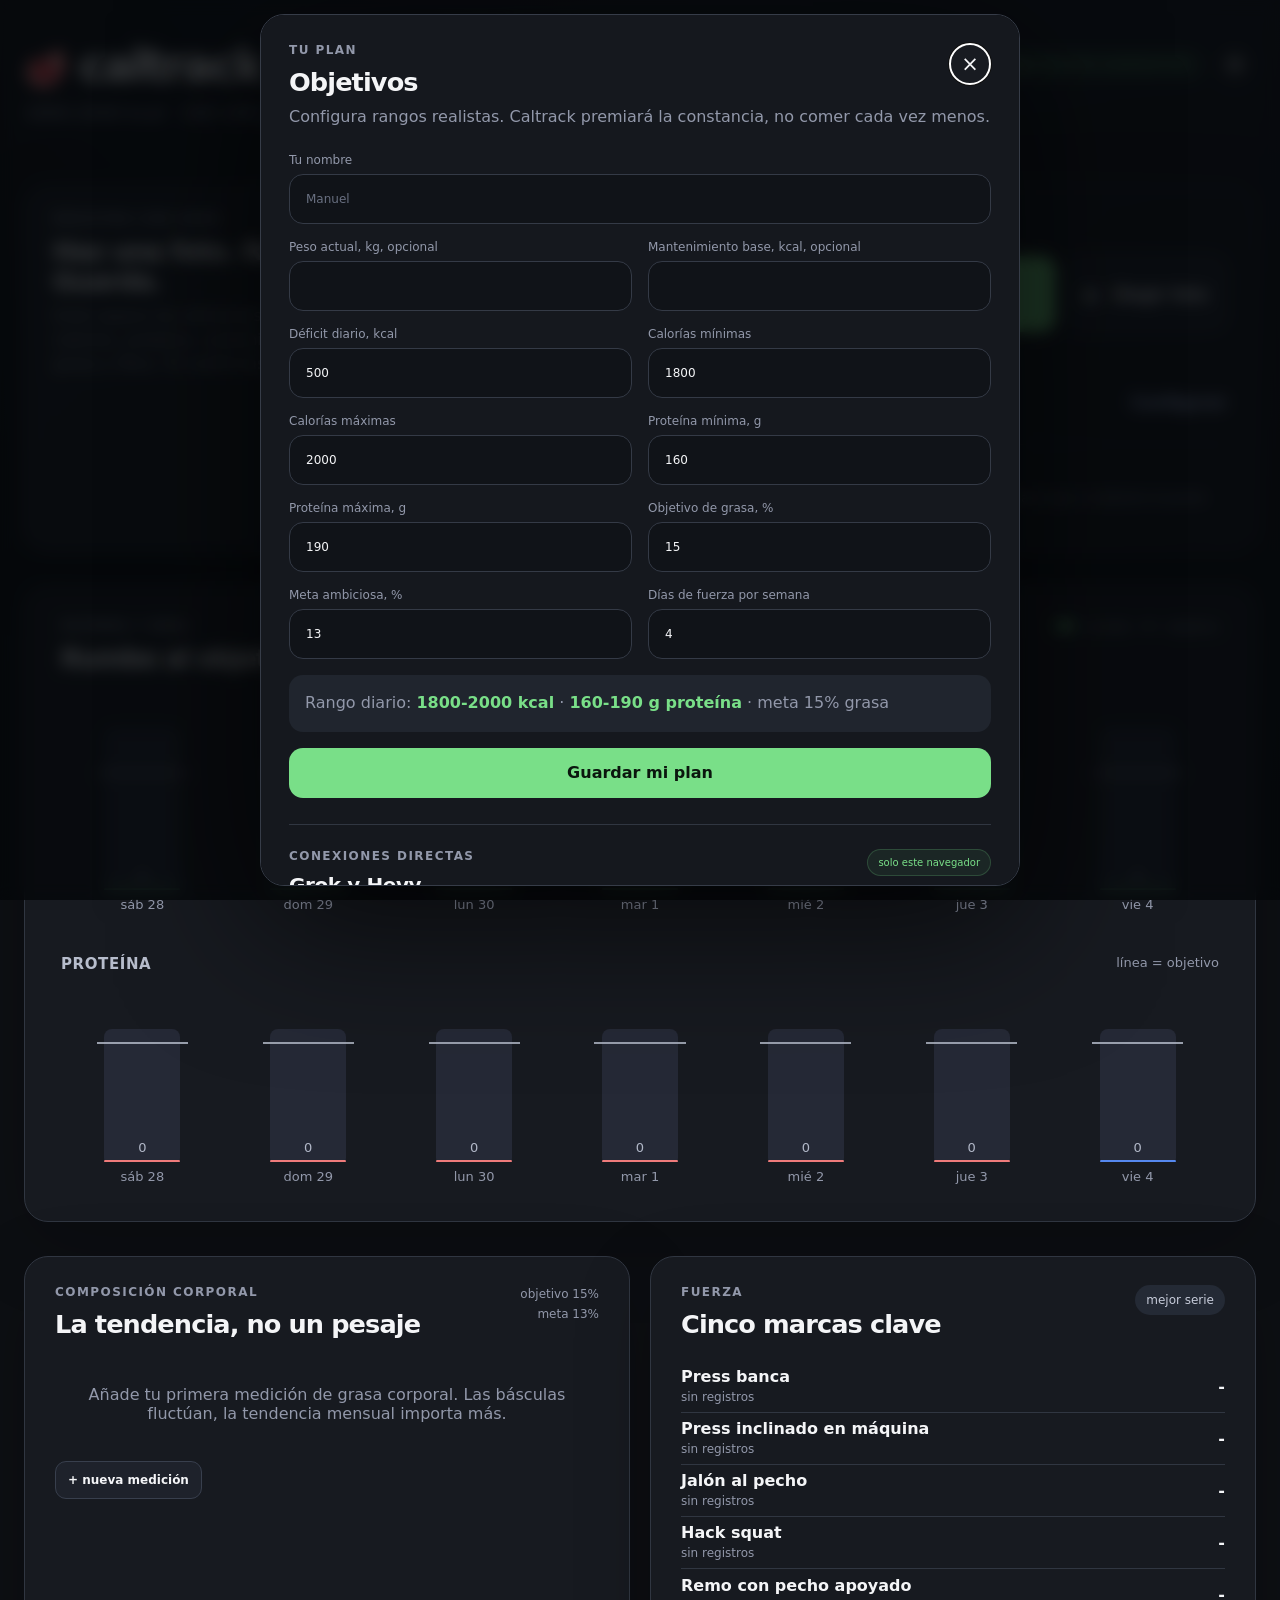
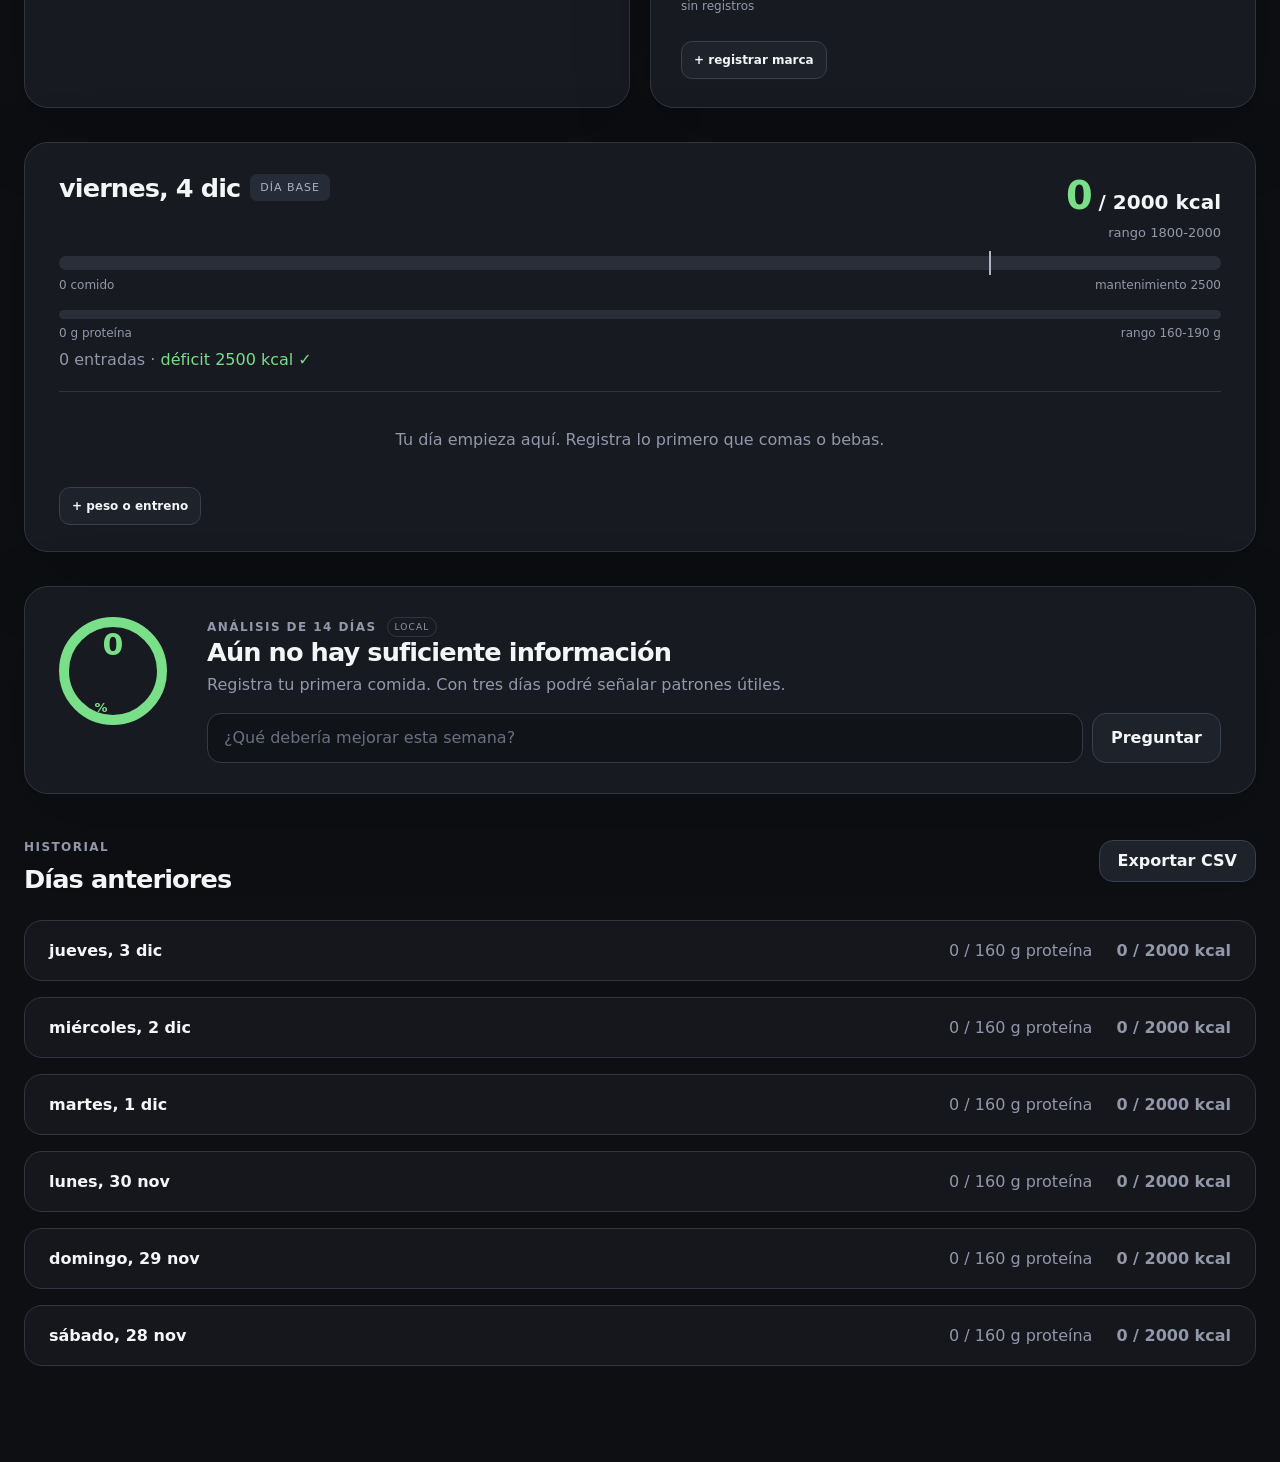
<file: caltrack/static/index.html>
<!doctype html>
<html lang="es">
<head>
  <meta charset="utf-8">
  <meta name="viewport" content="width=device-width,initial-scale=1,viewport-fit=cover">
  <meta name="theme-color" content="#0d0f13">
  <meta name="referrer" content="no-referrer">
  <meta http-equiv="Content-Security-Policy" content="default-src 'self'; script-src 'self'; style-src 'self' 'unsafe-inline'; img-src 'self' data: blob:; connect-src 'self' https://api.x.ai https://api.hevyapp.com; object-src 'none'; base-uri 'none'; form-action 'self'">
  <title>Caltrack</title>
  <link rel="icon" href="icon.svg" type="image/svg+xml">
  <link rel="apple-touch-icon" href="apple-touch-icon.png">
  <link rel="manifest" href="manifest.webmanifest">
  <link rel="stylesheet" href="styles.css">
</head>
<body>
  <div class="shell">
    <header class="topbar">
      <div>
        <h1><span class="mark" aria-hidden="true">🥩</span> caltrack</h1>
        <p id="goalLine" class="muted">Tu déficit, claro y sin ruido</p>
      </div>
      <div class="top-actions">
        <button class="install-button" id="installButton" hidden>Instalar</button>
        <span id="syncState" class="sync-state">en este dispositivo</span>
        <button class="icon-button" id="settingsButton" aria-label="Ajustes" title="Ajustes">⚙︎</button>
      </div>
    </header>

    <main>
      <section class="composer capture-card card" aria-labelledby="logTitle">
        <div class="composer-copy">
          <p class="eyebrow">REGISTRO CON GROK</p>
          <h2 id="logTitle">Haz una foto. Revisa. Guarda.</h2>
          <p>Grok separa los alimentos y estima calorías, proteína, carbohidratos, grasa y fibra. Tú confirmas cada valor.</p>
        </div>
        <div class="capture-actions">
          <button class="camera-button primary" id="cameraButton" type="button"><span class="camera-icon" aria-hidden="true">◎</span><span><strong>Fotografiar comida</strong><small>Abrir cámara</small></span></button>
          <button class="library-button secondary" id="libraryButton" type="button"><span aria-hidden="true">▧</span><span>Elegir foto</span></button>
        </div>
        <div class="connection-line"><span id="grokCaptureState" class="connection-dot">Grok sin conectar</span><button class="text-button" id="openConnectionsButton" type="button">Configurar</button></div>
        <div id="assumption" class="assumption" hidden></div>
        <details class="manual-entry quick-entry">
          <summary>Registrar por texto o macros exactos</summary>
          <form id="quickAddForm" class="quick-add">
            <label class="sr-only" for="quickAddInput">Alimento</label>
            <input id="quickAddInput" autocomplete="off" placeholder="200 g pollo, o lasaña 420 kcal 24 g proteína" required>
            <button class="primary" type="submit"><span>Registrar</span><kbd>↵</kbd></button>
          </form>
          <p class="quick-hint">Prueba <button class="text-example" data-example="comida 200 g pollo">“comida 200 g pollo”</button>.</p>
          <form id="manualForm" class="field-grid">
            <label>Nombre<input name="name" required placeholder="Lasaña casera"></label>
            <label>Comida<select name="meal"><option value="">Sin categoría</option><option value="breakfast">Desayuno</option><option value="lunch">Comida</option><option value="snack">Merienda</option><option value="dinner">Cena</option></select></label>
            <label>Calorías<input name="calories" type="number" min="0" step="1" required></label>
            <label>Proteína, g<input name="protein_g" type="number" min="0" step="0.1" required></label>
            <button class="secondary" type="submit">Guardar exacto</button>
          </form>
        </details>
        <p class="native-health-note"><strong>Hevy funciona directamente en esta web.</strong> Apple Salud no da acceso a Safari, así que el peso se añade aquí o mediante el puente nativo opcional.</p>
      </section>

      <section class="weekly card" aria-labelledby="weekTitle">
        <div class="section-head">
          <div><p class="eyebrow">ÚLTIMOS 7 DÍAS</p><h2 id="weekTitle">Rumbo al objetivo</h2></div>
          <p class="legend"><i class="legend-eaten"></i> comido <i class="legend-target"></i> objetivo</p>
        </div>
        <div id="calorieChart" class="chart" aria-label="Gráfico de calorías"></div>
        <div class="chart-label-row"><h3>PROTEÍNA</h3><span>línea = objetivo</span></div>
        <div id="proteinChart" class="chart protein-chart" aria-label="Gráfico de proteína"></div>
      </section>

      <section class="progress-grid" aria-label="Progreso físico">
        <article id="bodyCard" class="metric-card card" aria-live="polite"></article>
        <article id="strengthCard" class="metric-card card" aria-live="polite"></article>
      </section>

      <section id="todayCard" class="day-card card" aria-live="polite"></section>

      <section class="coach card" aria-labelledby="coachTitle">
        <div class="coach-score" id="coachScore">0</div>
        <div class="coach-body">
          <div class="coach-kicker"><p class="eyebrow">ANÁLISIS DE 14 DÍAS</p><span id="coachMode" class="ai-mode">LOCAL</span></div>
          <h2 id="coachTitle">Tu progreso, basado en tus datos</h2>
          <p id="coachSummary" class="muted"></p>
          <ul id="coachObservations"></ul>
          <form id="askForm" class="ask-form">
            <label class="sr-only" for="askInput">Pregunta sobre tu progreso</label>
            <input id="askInput" placeholder="¿Qué debería mejorar esta semana?" required>
            <button class="secondary" type="submit">Preguntar</button>
          </form>
          <p id="answer" class="answer" hidden></p>
        </div>
      </section>

      <section class="history-section">
        <div class="section-head history-head">
          <div><p class="eyebrow">HISTORIAL</p><h2>Días anteriores</h2></div>
          <a class="secondary download" href="/api/export.csv" id="exportLink">Exportar CSV</a>
        </div>
        <div id="history" class="history"></div>
      </section>
    </main>
  </div>

  <div id="toast" class="toast" role="status" hidden></div>

  <dialog id="settingsDialog" class="dialog settings-dialog">
    <form method="dialog" class="dialog-head"><div><p class="eyebrow">TU PLAN</p><h2>Objetivos</h2></div><button class="icon-button" value="cancel" aria-label="Cerrar">×</button></form>
    <p class="muted dialog-intro">Configura rangos realistas. Caltrack premiará la constancia, no comer cada vez menos.</p>
    <form id="settingsForm" class="settings-form">
      <label>Tu nombre<input name="name" autocomplete="name" placeholder="Manuel"></label>
      <label>Peso actual, kg, opcional<input name="weight_kg" type="number" min="35" max="250" step="0.1"></label>
      <label>Mantenimiento base, kcal, opcional<input name="maintenance_kcal" type="number" min="1200" max="6000" step="10"></label>
      <label>Déficit diario, kcal<input name="deficit_kcal" type="number" min="100" max="1000" step="50" required></label>
      <label>Calorías mínimas<input name="calorie_goal_min" type="number" min="1000" max="6000" step="50" required></label>
      <label>Calorías máximas<input name="calorie_goal_max" type="number" min="1000" max="6000" step="50" required></label>
      <label>Proteína mínima, g<input name="protein_goal_min" type="number" min="40" max="400" step="5" required></label>
      <label>Proteína máxima, g<input name="protein_goal_max" type="number" min="40" max="400" step="5" required></label>
      <label>Objetivo de grasa, %<input name="body_fat_goal" type="number" min="5" max="50" step="0.5" required></label>
      <label>Meta ambiciosa, %<input name="body_fat_stretch_goal" type="number" min="5" max="50" step="0.5" required></label>
      <label>Días de fuerza por semana<input name="training_days_goal" type="number" min="1" max="7" step="1" required></label>
      <input name="protein_g_per_kg" type="hidden" value="2">
      <div class="plan-preview" id="planPreview"></div>
      <button class="primary full" type="submit">Guardar mi plan</button>
    </form>
    <section class="connections-panel" id="connectionsPanel">
      <div class="panel-head"><div><p class="eyebrow">CONEXIONES DIRECTAS</p><h3>Grok y Hevy</h3></div><span class="private-chip">solo este navegador</span></div>
      <p class="muted connection-copy">Las claves se guardan en este dispositivo, no se suben a Caltrack y nunca entran en la copia de seguridad.</p>
      <div class="connection-card">
        <div class="connection-title"><div><strong>xAI Grok</strong><span>Fotos y preguntas al entrenador</span></div><span id="xaiStatus" class="status-badge">Sin conectar</span></div>
        <label>Clave de xAI<input id="xaiKeyInput" type="password" autocomplete="off" autocapitalize="off" spellcheck="false" placeholder="xai-..."></label>
        <div class="connection-actions"><button id="xaiConnectButton" class="secondary" type="button">Validar y guardar</button><button id="xaiDisconnectButton" class="text-button danger" type="button" hidden>Desconectar</button></div>
      </div>
      <div class="connection-card">
        <div class="connection-title"><div><strong>Hevy Pro</strong><span>Sesiones, ejercicios, series y cargas</span></div><span id="hevyStatus" class="status-badge">Sin conectar</span></div>
        <label>Clave de Hevy<input id="hevyKeyInput" type="password" autocomplete="off" autocapitalize="off" spellcheck="false" placeholder="Clave de API"></label>
        <div class="connection-actions"><button id="hevyConnectButton" class="secondary" type="button">Validar y guardar</button><button id="hevySyncButton" class="secondary" type="button" hidden>Sincronizar ahora</button><button id="hevyDisconnectButton" class="text-button danger" type="button" hidden>Desconectar</button></div>
        <p id="hevyLastSync" class="connection-meta"></p>
      </div>
    </section>
    <section class="backup-panel">
      <div><h3>Copia de seguridad</h3><p>Descarga todos tus datos y fotos en un único archivo privado.</p></div>
      <div class="backup-actions"><button id="backupButton" class="secondary" type="button">Descargar copia</button><button id="restoreButton" class="secondary" type="button">Restaurar copia</button></div>
    </section>
    <p class="health-note">Esto organiza tus propios datos, no sustituye consejo médico o nutricional. Evita déficits agresivos si afectan a tu energía, sueño o recuperación.</p>
  </dialog>

  <dialog id="mealPhotoDialog" class="dialog meal-photo-dialog">
    <form method="dialog" class="dialog-head"><div><p class="eyebrow">FOTO CON GROK</p><h2>Revisa la estimación</h2></div><button class="icon-button" value="cancel" aria-label="Cerrar">×</button></form>
    <div class="photo-analysis-layout">
      <div class="photo-preview-wrap"><img id="mealPhotoPreview" alt="Foto de la comida seleccionada"><span id="analysisConfidence" class="confidence-chip" hidden></span></div>
      <div id="photoAnalysisStatus" class="analysis-status" role="status"><span class="analysis-spinner" aria-hidden="true"></span><strong>Preparando la foto</strong><p>El análisis suele tardar unos segundos.</p></div>
      <div id="photoNeedsKey" class="analysis-status" hidden><strong>Conecta xAI para analizarla</strong><p>La foto se enviará directamente a Grok. Caltrack no tiene servidor ni recibe tu clave.</p><button id="photoOpenSettingsButton" class="primary" type="button">Abrir conexiones</button></div>
      <form id="photoAnalysisForm" class="photo-analysis-form" hidden>
        <div class="photo-main-fields"><label>Nombre de la comida<input name="title" required></label><label>Momento<select name="meal"><option value="">Sin categoría</option><option value="breakfast">Desayuno</option><option value="lunch">Comida</option><option value="snack">Merienda</option><option value="dinner">Cena</option></select></label></div>
        <div class="component-head"><div><p class="eyebrow">COMPONENTES</p><p>Edita porciones o macros si Grok no ha acertado.</p></div><button id="addComponentButton" class="text-button" type="button">+ componente</button></div>
        <div id="analysisComponents" class="analysis-components"></div>
        <div class="macro-total" aria-live="polite">
          <div><strong id="totalCalories">0</strong><span>kcal</span></div><div><strong id="totalProtein">0</strong><span>proteína</span></div><div><strong id="totalCarbs">0</strong><span>carbos</span></div><div><strong id="totalFat">0</strong><span>grasa</span></div><div><strong id="totalFiber">0</strong><span>fibra</span></div>
        </div>
        <div id="analysisNotes" class="analysis-notes"></div>
        <button class="primary full save-photo-meal" type="submit">Guardar comida</button>
      </form>
    </div>
  </dialog>

  <dialog id="toolsDialog" class="dialog compact-dialog">
    <form method="dialog" class="dialog-head"><div><p class="eyebrow">AÑADIR AL DÍA</p><h2 id="toolsTitle">Medición o entrenamiento</h2></div><button class="icon-button" value="cancel" aria-label="Cerrar">×</button></form>
    <div class="tool-panels">
      <form id="bodyForm" class="tool-form">
        <h3>⚖ Composición</h3>
        <div class="two-fields"><label>Peso, kg<input name="weight_kg" type="number" min="35" max="250" step="0.01"></label><label>Grasa, %<input name="body_fat_pct" type="number" min="3" max="70" step="0.1"></label></div>
        <label>Cintura, cm<input name="waist_cm" type="number" min="40" max="200" step="0.1"></label>
        <button class="secondary" type="submit">Guardar medición</button>
      </form>
      <form id="exerciseForm" class="tool-form">
        <h3>🏋 Entrenamiento</h3>
        <label>Tipo<input name="name" placeholder="Fuerza, torso" required></label>
        <div class="two-fields"><label>Minutos<input name="duration_min" type="number" min="0" step="5" value="60"></label><label>kcal estimadas<input name="calories_burned" type="number" min="0" step="10" value="250"></label></div>
        <button class="secondary" type="submit">Registrar entrenamiento</button>
      </form>
      <form id="strengthForm" class="tool-form">
        <h3>↗ Marca de fuerza</h3>
        <label>Ejercicio<select name="exercise"><option>Press banca</option><option>Press inclinado en máquina</option><option>Jalón al pecho</option><option>Hack squat</option><option>Remo con pecho apoyado</option></select></label>
        <div class="two-fields"><label>Peso, kg<input name="weight_kg" type="number" min="1" max="500" step="0.5" required></label><label>Repeticiones<input name="reps" type="number" min="1" max="100" step="1" required></label></div>
        <button class="secondary" type="submit">Guardar marca</button>
      </form>
    </div>
  </dialog>

  <nav class="mobile-dock" aria-label="Registro rápido">
    <button id="dockTextButton" type="button"><span aria-hidden="true">⌨</span>Texto</button>
    <button id="dockCameraButton" class="dock-camera" type="button"><span aria-hidden="true">◎</span><strong>Foto</strong></button>
    <button id="dockToolsButton" type="button"><span aria-hidden="true">＋</span>Más</button>
  </nav>

  <input id="photoCaptureInput" type="file" accept="image/jpeg,image/png,image/webp" capture="environment" hidden>
  <input id="photoLibraryInput" type="file" accept="image/jpeg,image/png,image/webp" hidden>
  <input id="photoAttachInput" type="file" accept="image/jpeg,image/png,image/webp" hidden>
  <input id="restoreInput" type="file" accept="application/json,.json" hidden>
  <script src="local-store.js" defer></script>
  <script src="integrations.js" defer></script>
  <script src="app.js" defer></script>
</body>
</html>
</file>
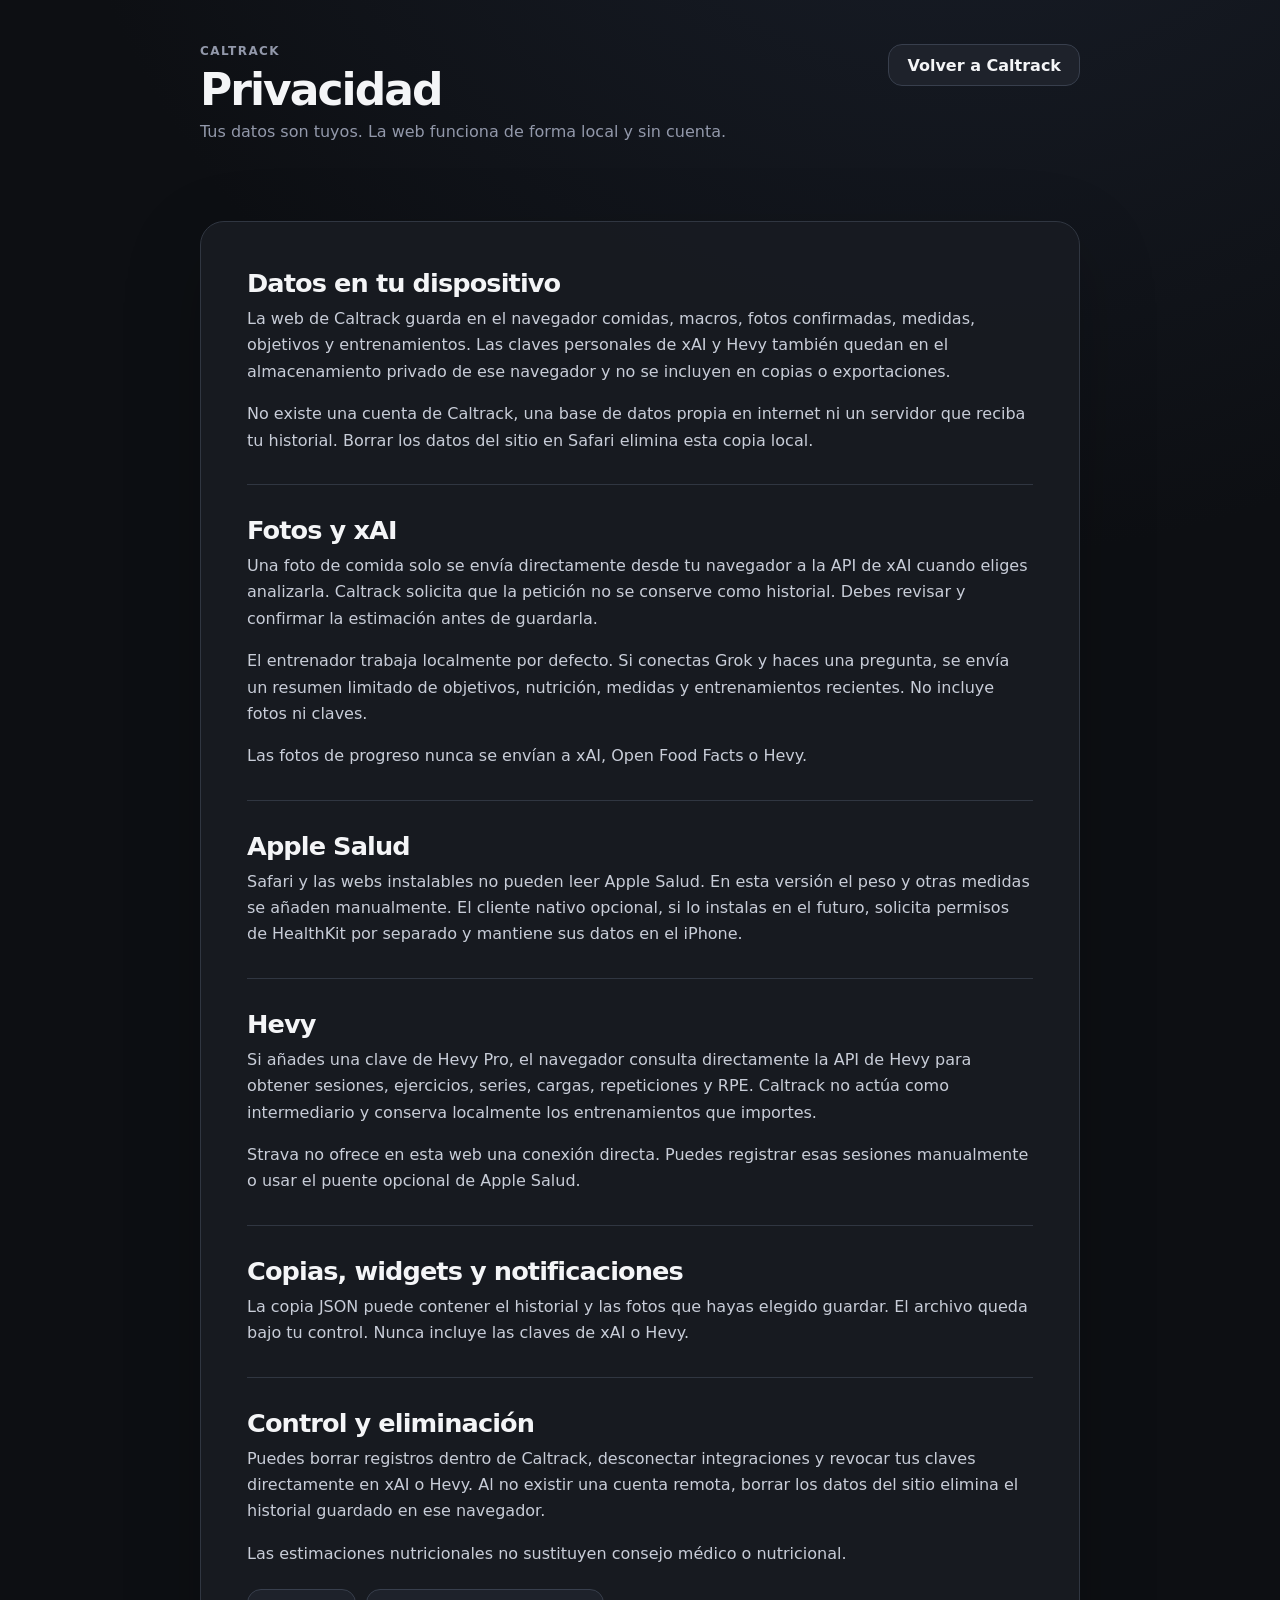
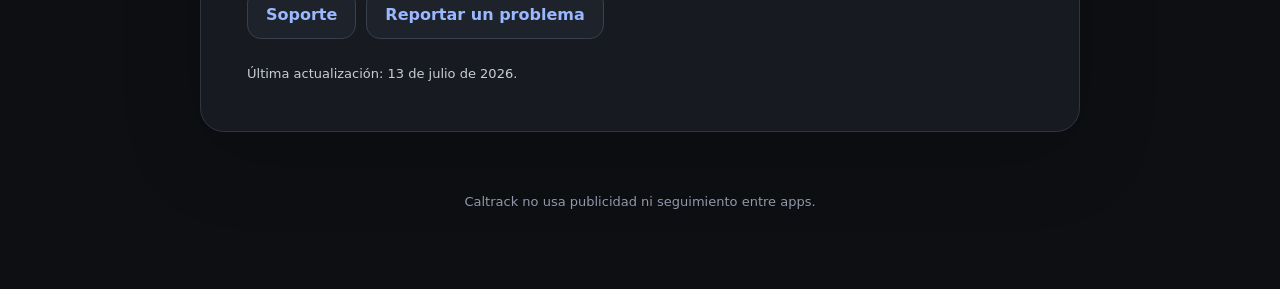
<file: caltrack/static/privacy.html>
<!doctype html>
<html lang="es">
<head>
  <meta charset="utf-8">
  <meta name="viewport" content="width=device-width,initial-scale=1,viewport-fit=cover">
  <meta name="theme-color" content="#0d0f13">
  <meta name="referrer" content="no-referrer">
  <meta http-equiv="Content-Security-Policy" content="default-src 'self'; script-src 'self'; style-src 'self' 'unsafe-inline'; img-src 'self' data: blob:; connect-src 'self'; object-src 'none'; base-uri 'none'; form-action 'self'">
  <title>Privacidad de Caltrack</title>
  <meta name="description" content="Cómo Caltrack guarda y procesa comidas, fotos, datos de Apple Salud y entrenamientos.">
  <link rel="icon" href="icon.svg" type="image/svg+xml">
  <link rel="stylesheet" href="styles.css">
</head>
<body>
  <main class="legal-shell">
    <header class="legal-header">
      <div>
        <p class="eyebrow">CALTRACK</p>
        <h1>Privacidad</h1>
        <p class="muted">Tus datos son tuyos. La web funciona de forma local y sin cuenta.</p>
      </div>
      <a class="secondary" href="./">Volver a Caltrack</a>
    </header>

    <article class="legal-card card">
      <section>
        <h2>Datos en tu dispositivo</h2>
        <p>La web de Caltrack guarda en el navegador comidas, macros, fotos confirmadas, medidas, objetivos y entrenamientos. Las claves personales de xAI y Hevy también quedan en el almacenamiento privado de ese navegador y no se incluyen en copias o exportaciones.</p>
        <p>No existe una cuenta de Caltrack, una base de datos propia en internet ni un servidor que reciba tu historial. Borrar los datos del sitio en Safari elimina esta copia local.</p>
      </section>

      <section>
        <h2>Fotos y xAI</h2>
        <p>Una foto de comida solo se envía directamente desde tu navegador a la API de xAI cuando eliges analizarla. Caltrack solicita que la petición no se conserve como historial. Debes revisar y confirmar la estimación antes de guardarla.</p>
        <p>El entrenador trabaja localmente por defecto. Si conectas Grok y haces una pregunta, se envía un resumen limitado de objetivos, nutrición, medidas y entrenamientos recientes. No incluye fotos ni claves.</p>
        <p>Las fotos de progreso nunca se envían a xAI, Open Food Facts o Hevy.</p>
      </section>

      <section>
        <h2>Apple Salud</h2>
        <p>Safari y las webs instalables no pueden leer Apple Salud. En esta versión el peso y otras medidas se añaden manualmente. El cliente nativo opcional, si lo instalas en el futuro, solicita permisos de HealthKit por separado y mantiene sus datos en el iPhone.</p>
      </section>

      <section>
        <h2>Hevy</h2>
        <p>Si añades una clave de Hevy Pro, el navegador consulta directamente la API de Hevy para obtener sesiones, ejercicios, series, cargas, repeticiones y RPE. Caltrack no actúa como intermediario y conserva localmente los entrenamientos que importes.</p>
        <p>Strava no ofrece en esta web una conexión directa. Puedes registrar esas sesiones manualmente o usar el puente opcional de Apple Salud.</p>
      </section>

      <section>
        <h2>Copias, widgets y notificaciones</h2>
        <p>La copia JSON puede contener el historial y las fotos que hayas elegido guardar. El archivo queda bajo tu control. Nunca incluye las claves de xAI o Hevy.</p>
      </section>

      <section>
        <h2>Control y eliminación</h2>
        <p>Puedes borrar registros dentro de Caltrack, desconectar integraciones y revocar tus claves directamente en xAI o Hevy. Al no existir una cuenta remota, borrar los datos del sitio elimina el historial guardado en ese navegador.</p>
        <p>Las estimaciones nutricionales no sustituyen consejo médico o nutricional.</p>
        <div class="legal-actions">
          <a class="secondary" href="support.html">Soporte</a>
          <a class="secondary" href="https://github.com/manuelsampedro1/caltrack-personal/issues/new">Reportar un problema</a>
        </div>
        <p class="legal-meta">Última actualización: 13 de julio de 2026.</p>
      </section>
    </article>

    <footer class="legal-footer">Caltrack no usa publicidad ni seguimiento entre apps.</footer>
  </main>
</body>
</html>
</file>
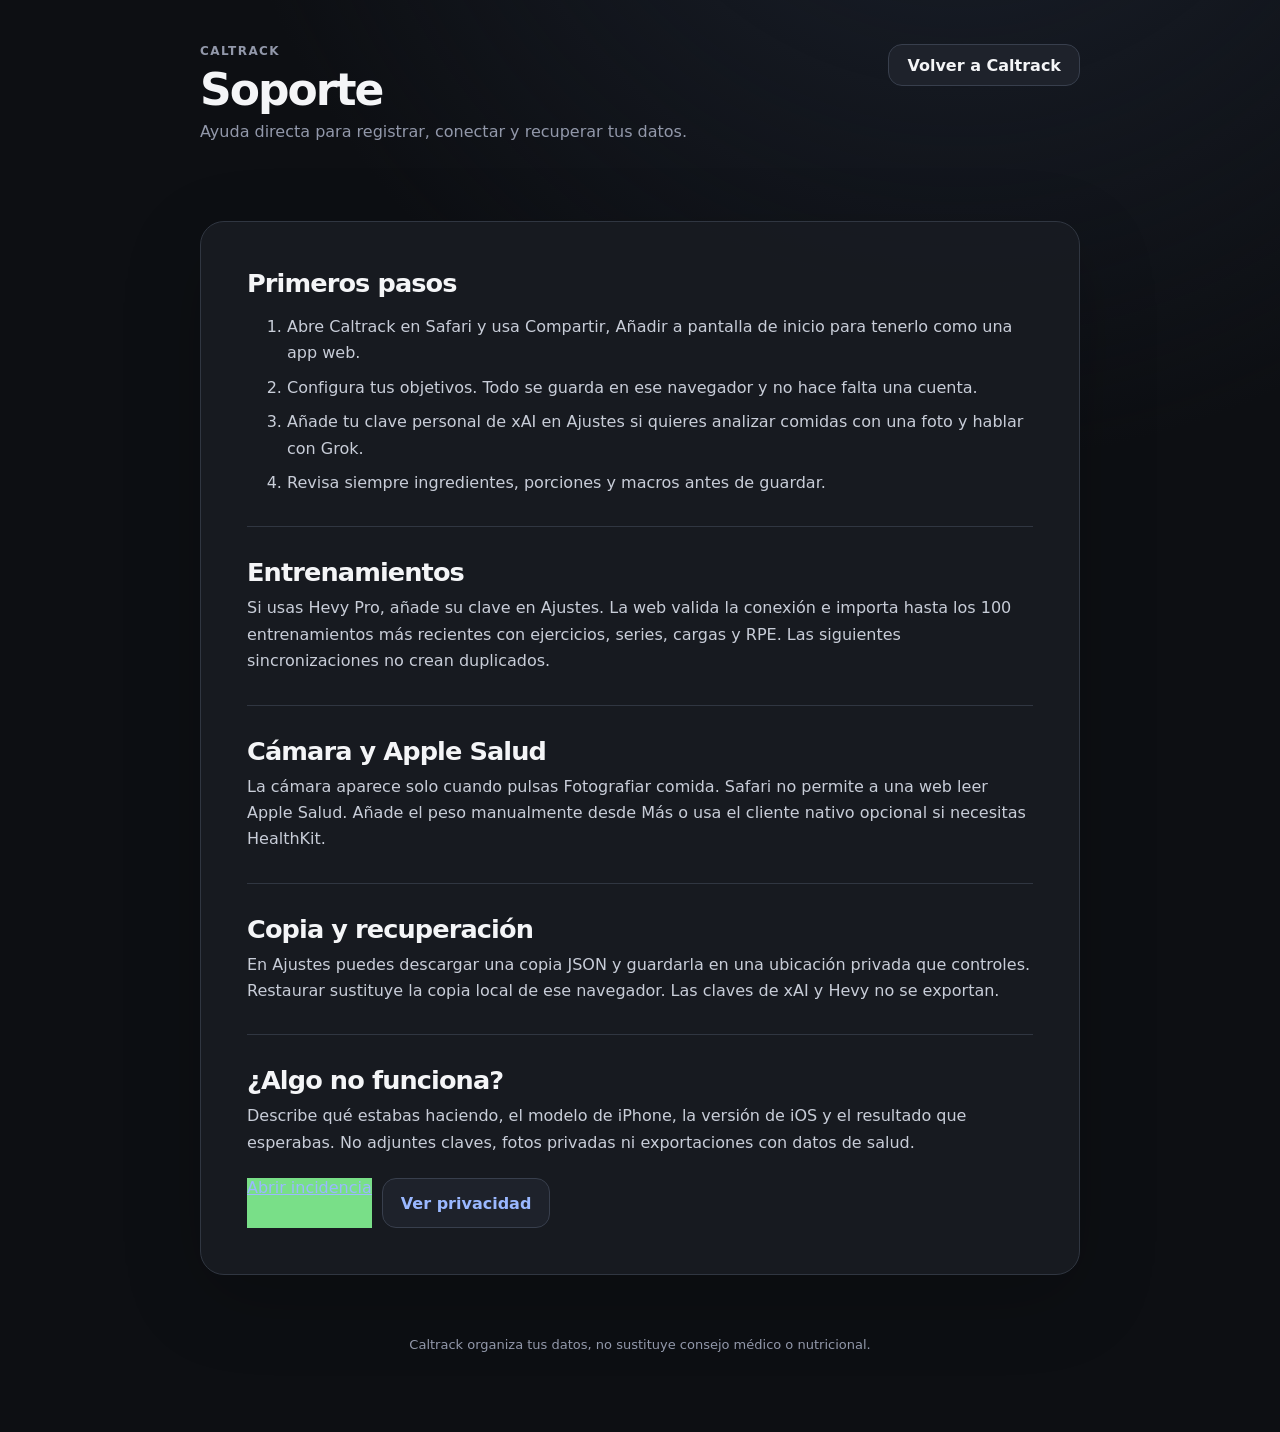
<file: caltrack/static/support.html>
<!doctype html>
<html lang="es">
<head>
  <meta charset="utf-8">
  <meta name="viewport" content="width=device-width,initial-scale=1,viewport-fit=cover">
  <meta name="theme-color" content="#0d0f13">
  <meta name="referrer" content="no-referrer">
  <meta http-equiv="Content-Security-Policy" content="default-src 'self'; script-src 'self'; style-src 'self' 'unsafe-inline'; img-src 'self' data: blob:; connect-src 'self'; object-src 'none'; base-uri 'none'; form-action 'self'">
  <title>Soporte de Caltrack</title>
  <meta name="description" content="Ayuda para instalar, conectar y usar la web de Caltrack en iPhone.">
  <link rel="icon" href="icon.svg" type="image/svg+xml">
  <link rel="stylesheet" href="styles.css">
</head>
<body>
  <main class="legal-shell">
    <header class="legal-header">
      <div>
        <p class="eyebrow">CALTRACK</p>
        <h1>Soporte</h1>
        <p class="muted">Ayuda directa para registrar, conectar y recuperar tus datos.</p>
      </div>
      <a class="secondary" href="./">Volver a Caltrack</a>
    </header>

    <article class="legal-card card">
      <section>
        <h2>Primeros pasos</h2>
        <ol>
          <li>Abre Caltrack en Safari y usa Compartir, Añadir a pantalla de inicio para tenerlo como una app web.</li>
          <li>Configura tus objetivos. Todo se guarda en ese navegador y no hace falta una cuenta.</li>
          <li>Añade tu clave personal de xAI en Ajustes si quieres analizar comidas con una foto y hablar con Grok.</li>
          <li>Revisa siempre ingredientes, porciones y macros antes de guardar.</li>
        </ol>
      </section>

      <section>
        <h2>Entrenamientos</h2>
        <p>Si usas Hevy Pro, añade su clave en Ajustes. La web valida la conexión e importa hasta los 100 entrenamientos más recientes con ejercicios, series, cargas y RPE. Las siguientes sincronizaciones no crean duplicados.</p>
      </section>

      <section>
        <h2>Cámara y Apple Salud</h2>
        <p>La cámara aparece solo cuando pulsas Fotografiar comida. Safari no permite a una web leer Apple Salud. Añade el peso manualmente desde Más o usa el cliente nativo opcional si necesitas HealthKit.</p>
      </section>

      <section>
        <h2>Copia y recuperación</h2>
        <p>En Ajustes puedes descargar una copia JSON y guardarla en una ubicación privada que controles. Restaurar sustituye la copia local de ese navegador. Las claves de xAI y Hevy no se exportan.</p>
      </section>

      <section>
        <h2>¿Algo no funciona?</h2>
        <p>Describe qué estabas haciendo, el modelo de iPhone, la versión de iOS y el resultado que esperabas. No adjuntes claves, fotos privadas ni exportaciones con datos de salud.</p>
        <div class="legal-actions">
          <a class="primary" href="https://github.com/manuelsampedro1/caltrack-personal/issues/new">Abrir incidencia</a>
          <a class="secondary" href="privacy.html">Ver privacidad</a>
        </div>
      </section>
    </article>

    <footer class="legal-footer">Caltrack organiza tus datos, no sustituye consejo médico o nutricional.</footer>
  </main>
</body>
</html>
</file>
<file: caltrack/static/styles.css>
:root {
  color-scheme: dark;
  --bg: #0d0f13;
  --card: #181b21;
  --card-2: #1e222b;
  --track: #292e39;
  --line: #303641;
  --text: #f4f5f7;
  --muted: #9298aa;
  --green: #79df88;
  --red: #ef7b7b;
  --blue: #5588ef;
  --yellow: #f3c969;
  --radius: 24px;
  --shadow: 0 24px 80px rgba(0,0,0,.18);
  font-family: -apple-system, BlinkMacSystemFont, "SF Pro Display", "Inter", system-ui, sans-serif;
  font-synthesis: none;
}
* { box-sizing: border-box; }
[hidden] { display: none !important; }
html { background: var(--bg); scroll-behavior: smooth; }
body { margin: 0; background: radial-gradient(circle at 75% -20%, #1a202c 0, transparent 38%), var(--bg); color: var(--text); min-height: 100vh; }
button, input, select { font: inherit; }
button, summary { -webkit-tap-highlight-color: transparent; }
button { color: inherit; }
.shell { width: min(1460px, calc(100% - 48px)); margin: 0 auto; padding: 44px 0 96px; }
.topbar { display: flex; align-items: flex-start; justify-content: space-between; margin-bottom: 44px; }
h1, h2, h3, p { margin-top: 0; }
h1 { font-size: clamp(30px, 4vw, 44px); line-height: 1; letter-spacing: -.045em; margin-bottom: 14px; }
h2 { font-size: clamp(22px, 2vw, 30px); letter-spacing: -.035em; margin-bottom: 8px; }
h3 { font-size: 15px; letter-spacing: .04em; }
.mark { font-size: .8em; filter: saturate(.85); }
.muted { color: var(--muted); }
.topbar p { font-size: 18px; }
.top-actions { display: flex; align-items: center; gap: 10px; }
.install-button { color: var(--text); background: var(--blue); border: 0; border-radius: 999px; padding: 9px 13px; font-size: 12px; font-weight: 750; cursor: pointer; }
.sync-state { color: var(--green); background: rgba(121,223,136,.08); border: 1px solid rgba(121,223,136,.2); border-radius: 999px; padding: 8px 12px; font-size: 12px; letter-spacing: .08em; text-transform: uppercase; }
.icon-button { width: 42px; height: 42px; border: 1px solid var(--line); border-radius: 50%; background: var(--card); cursor: pointer; font-size: 21px; display: grid; place-items: center; }
.icon-button:hover { border-color: #555d6d; background: var(--card-2); }
main { display: grid; gap: 34px; }
.card { background: rgba(24,27,33,.94); border: 1px solid var(--line); border-radius: var(--radius); box-shadow: var(--shadow); }
.composer { padding: 26px 28px; display: grid; grid-template-columns: 310px 1fr; gap: 24px 34px; align-items: center; }
.composer-copy p:last-child { color: var(--muted); margin: 0; line-height: 1.5; }
.capture-card { border-color: #3a424f; background: linear-gradient(135deg,rgba(26,30,37,.98),rgba(20,23,29,.98)); }
.capture-actions { display: grid; grid-template-columns: minmax(230px,1fr) auto; gap: 10px; }
.camera-button { min-height: 76px !important; justify-content: flex-start !important; padding: 0 22px !important; text-align: left; }
.camera-button .camera-icon { width: 42px; height: 42px; display: grid; place-items: center; border-radius: 50%; background: rgba(11,22,14,.13); font-size: 30px; line-height: 1; }
.camera-button span:last-child { display: grid; gap: 3px; }
.camera-button strong { font-size: 17px; }
.camera-button small { font-size: 11px; opacity: .7; }
.library-button { min-height: 76px !important; }
.connection-line { grid-column: 2; display: flex; align-items: center; justify-content: space-between; margin-top: -16px; }
.connection-dot { color: var(--muted); font-size: 12px; display: inline-flex; align-items: center; gap: 7px; }
.connection-dot::before { content: ""; width: 7px; height: 7px; border-radius: 50%; background: #666d7c; }
.connection-dot.connected { color: var(--green); }
.connection-dot.connected::before { background: var(--green); box-shadow: 0 0 0 4px rgba(121,223,136,.1); }
.text-button { border: 0; background: transparent; color: #aabbea; padding: 8px 0; min-height: 36px; cursor: pointer; font-weight: 700; }
.text-button:hover { color: #d6e0ff; }
.text-button.danger { color: #ef9a9a; }
.eyebrow { color: var(--muted); font-size: 12px; font-weight: 750; letter-spacing: .12em; margin-bottom: 10px; }
.text-example { border: 0; background: none; color: #cbd2e2; padding: 0; cursor: pointer; text-decoration: underline; text-decoration-color: #4d5668; }
.quick-add { display: flex; gap: 10px; }
input, select { width: 100%; color: var(--text); background: #101318; border: 1px solid #343a46; border-radius: 14px; padding: 14px 16px; outline: none; min-height: 50px; }
input:focus, select:focus { border-color: var(--blue); box-shadow: 0 0 0 3px rgba(85,136,239,.14); }
input::placeholder { color: #697081; }
button.primary, button.secondary, a.secondary { border-radius: 14px; border: 1px solid transparent; min-height: 50px; padding: 0 18px; display: inline-flex; align-items: center; justify-content: center; gap: 15px; cursor: pointer; font-weight: 700; text-decoration: none; }
.primary { background: var(--green); color: #0b160e; }
.primary:hover { background: #8bea98; }
.secondary { background: var(--card-2); border-color: #383f4d !important; color: var(--text); }
.secondary:hover { background: #272c36; }
.primary kbd { color: #294b2f; font: 16px inherit; }
button:disabled { opacity: .55; cursor: wait; }
.full { width: 100%; }
.assumption { grid-column: 2; color: var(--green); font-size: 13px; margin-top: -16px; }
.native-health-note { grid-column: 2; margin: -10px 0 0; color: var(--muted); font-size: 12px; line-height: 1.45; }
.native-health-note strong { color: var(--text); }
.manual-entry { grid-column: 2; color: var(--muted); }
.manual-entry summary { cursor: pointer; font-size: 13px; width: max-content; }
.quick-entry { border-top: 1px solid var(--line); padding-top: 16px; }
.quick-entry .quick-add { margin-top: 14px; }
.quick-hint { font-size: 12px; margin: 8px 0 0; }
.field-grid { display: grid; grid-template-columns: 1.5fr 1fr .7fr .7fr auto; gap: 10px; margin-top: 14px; align-items: end; }
label { color: var(--muted); font-size: 12px; display: grid; gap: 7px; }
.field-grid input, .field-grid select { min-height: 44px; padding: 10px 12px; }
.field-grid .secondary { min-height: 44px; }
.weekly { padding: 32px 36px 28px; }
.section-head { display: flex; justify-content: space-between; align-items: flex-start; gap: 20px; }
.legend { color: var(--muted); font-size: 13px; display: flex; gap: 9px; align-items: center; }
.legend i { display: inline-block; width: 18px; height: 8px; border-radius: 3px; }
.legend-eaten { background: var(--green); }
.legend-target { border-top: 2px solid #aeb4c3; height: 2px !important; }
.chart { display: grid; grid-template-columns: repeat(7, 1fr); gap: clamp(12px, 4vw, 72px); height: 220px; margin: 20px 24px 34px; }
.bar-column { height: 100%; display: grid; grid-template-rows: 1fr 24px; gap: 7px; min-width: 0; }
.bar-zone { position: relative; display: flex; align-items: flex-end; justify-content: center; }
.bar-track { width: min(76px, 70%); height: 86%; background: #252936; border-radius: 8px 8px 4px 4px; position: relative; display: flex; align-items: flex-end; }
.bar-fill { width: 100%; min-height: 2px; border-radius: 7px 7px 4px 4px; background: var(--green); transition: height .55s cubic-bezier(.2,.8,.2,1); }
.bar-fill.over { background: var(--red); }
.bar-fill.incomplete { background: var(--blue); }
.target-line { position: absolute; left: -10%; width: 120%; border-top: 2px solid #afb5c4; opacity: .85; z-index: 2; }
.bar-value { position: absolute; left: 50%; transform: translateX(-50%); font-size: 13px; color: #b1b7c7; white-space: nowrap; transition: bottom .55s cubic-bezier(.2,.8,.2,1); }
.bar-day { color: var(--muted); text-align: center; font-size: 13px; }
.chart-label-row { display: flex; justify-content: space-between; color: var(--muted); }
.chart-label-row h3 { color: #b7bdcc; }
.chart-label-row span { font-size: 13px; }
.protein-chart { margin-bottom: 0; height: 185px; }
.progress-grid { display: grid; grid-template-columns: 1fr 1fr; gap: 20px; }
.metric-card { padding: 28px 30px; min-width: 0; }
.metric-head { display: flex; justify-content: space-between; gap: 16px; align-items: flex-start; }
.metric-big { font-size: clamp(34px, 4vw, 50px); font-weight: 800; letter-spacing: -.045em; color: var(--green); line-height: 1; }
.metric-big small { font-size: 14px; color: var(--muted); letter-spacing: 0; }
.goal-stack { text-align: right; color: var(--muted); font-size: 12px; line-height: 1.65; }
.body-timeline { display: flex; align-items: flex-end; gap: 8px; height: 128px; margin: 24px 0 10px; border-bottom: 1px solid var(--line); }
.body-point { flex: 1; min-width: 0; display: grid; align-content: end; justify-items: center; height: 100%; gap: 6px; }
.body-point i { width: min(30px, 70%); min-height: 5px; background: var(--blue); border-radius: 7px 7px 2px 2px; }
.body-point strong { font-size: 11px; }
.body-point span { color: var(--muted); font-size: 9px; white-space: nowrap; }
.metric-footer { display: flex; justify-content: space-between; color: var(--muted); font-size: 12px; margin-top: 14px; }
.strength-list { display: grid; gap: 0; margin-top: 14px; }
.strength-row { display: grid; grid-template-columns: 1fr auto; gap: 12px; align-items: center; min-height: 52px; border-bottom: 1px solid var(--line); }
.strength-row:last-child { border-bottom: 0; }
.strength-row span { color: var(--muted); font-size: 12px; }
.strength-row strong { text-align: right; }
.training-chip { display: inline-flex; align-items: center; gap: 6px; background: #242a35; border-radius: 999px; padding: 8px 11px; color: #c7ccda; font-size: 12px; }
.day-card { padding: 30px 34px 26px; }
.day-head { display: flex; justify-content: space-between; gap: 20px; align-items: flex-start; }
.day-title { display: flex; flex-wrap: wrap; align-items: center; gap: 10px; }
.day-title h2 { margin: 0; }
.pill { font-size: 11px; letter-spacing: .09em; text-transform: uppercase; background: #262b38; color: #aab1c2; border-radius: 7px; padding: 7px 10px; }
.day-total { text-align: right; font-size: 20px; font-weight: 750; }
.day-total strong { color: var(--green); font-size: clamp(30px, 3vw, 42px); letter-spacing: -.03em; }
.day-total strong.over { color: var(--red); }
.day-total small { display: block; color: var(--muted); font-weight: 500; font-size: 13px; margin-top: 7px; }
.progress-wrap { margin: 16px 0 8px; position: relative; }
.progress { height: 14px; background: var(--track); border-radius: 999px; overflow: hidden; }
.progress.slim { height: 9px; margin-top: 18px; }
.progress > span { display: block; height: 100%; width: 0; background: var(--green); border-radius: inherit; transition: width .5s ease; }
.progress > span.over { background: var(--red); }
.progress > span.blue { background: var(--blue); }
.target-marker { position: absolute; top: -5px; height: 24px; border-left: 2px solid #aeb5c4; }
.progress-labels { display: flex; justify-content: space-between; color: var(--muted); font-size: 12px; margin-top: 7px; }
.summary-line { color: var(--muted); margin: 10px 0 22px; }
.summary-line .good { color: var(--green); }
.summary-line .warn { color: var(--yellow); }
.workout { background: #232937; border-radius: 13px; padding: 16px 18px; margin: 18px 0; }
.workout strong { display: block; margin-bottom: 5px; }
.workout span { color: var(--muted); font-size: 13px; }
.entries { border-top: 1px solid var(--line); }
.entry { display: grid; grid-template-columns: 140px minmax(240px, 1fr) 150px 160px 70px; gap: 18px; align-items: center; min-height: 66px; border-bottom: 1px solid var(--line); }
.entry-meal { color: var(--muted); font-size: 12px; letter-spacing: .08em; text-transform: uppercase; }
.entry-name { font-weight: 650; line-height: 1.35; }
.entry-name span { color: var(--muted); font-weight: 450; font-size: 13px; }
.entry-share { display: flex; align-items: center; gap: 8px; color: var(--muted); font-size: 12px; }
.mini-track { height: 7px; background: #252a35; border-radius: 99px; flex: 1; overflow: hidden; }
.mini-track i { display: block; height: 100%; background: var(--blue); border-radius: inherit; }
.entry-macros { color: #b0b6c5; text-align: right; white-space: nowrap; }
.entry-actions { display: flex; justify-content: flex-end; gap: 4px; opacity: .35; }
.entry:hover .entry-actions { opacity: 1; }
.tiny-button { background: none; border: 0; cursor: pointer; width: 30px; height: 30px; border-radius: 8px; color: var(--muted); }
.tiny-button:hover { background: #292e38; color: var(--text); }
.empty { color: var(--muted); text-align: center; padding: 38px 12px 18px; }
.photos { display: flex; gap: 12px; margin-top: 22px; overflow-x: auto; }
.photos img { width: 150px; height: 120px; border-radius: 16px; object-fit: cover; border: 1px solid var(--line); }
.day-tools { display: flex; gap: 9px; margin-top: 20px; }
.day-tools button { min-height: 38px; border-radius: 11px; padding: 0 12px; font-size: 12px; }
.coach { padding: 30px 34px; display: grid; grid-template-columns: 120px 1fr; gap: 28px; }
.coach-kicker { display: flex; align-items: center; gap: 10px; }
.coach-kicker .eyebrow { margin-bottom: 0; }
.ai-mode { font-size: 9px; letter-spacing: .12em; color: var(--muted); border: 1px solid var(--line); border-radius: 999px; padding: 4px 7px; }
.ai-mode.connected { color: var(--green); border-color: rgba(121,223,136,.28); background: rgba(121,223,136,.07); }
.coach-score { width: 108px; height: 108px; display: grid; place-items: center; border: 10px solid var(--green); border-radius: 50%; font-size: 30px; font-weight: 800; color: var(--green); }
.coach-score::after { content: "%"; font-size: 13px; margin-left: -24px; margin-top: 38px; }
.coach ul { color: #c9ced9; padding-left: 19px; line-height: 1.55; }
.coach li + li { margin-top: 7px; }
.ask-form { display: flex; gap: 9px; margin-top: 19px; }
.answer { background: #222734; border-left: 3px solid var(--blue); border-radius: 8px; padding: 14px 16px; margin: 14px 0 0; line-height: 1.5; }
.history-section { padding-top: 12px; }
.history-head { margin-bottom: 18px; }
.download { min-height: 42px !important; }
.history { display: grid; gap: 16px; }
.history-day { border: 1px solid var(--line); border-radius: 18px; background: rgba(24,27,33,.72); overflow: hidden; }
.history-day summary { padding: 20px 24px; cursor: pointer; list-style: none; display: grid; grid-template-columns: 1fr auto auto; gap: 24px; align-items: center; }
.history-day summary::-webkit-details-marker { display: none; }
.history-day summary span { color: var(--muted); }
.history-day summary strong.good { color: var(--green); }
.history-day summary strong.over { color: var(--red); }
.history-content { padding: 0 24px 18px; }
.history-content .entry { grid-template-columns: 110px 1fr 130px; min-height: 54px; }
.dialog { color: var(--text); background: #15181e; border: 1px solid #363c48; border-radius: 24px; padding: 28px; width: min(560px, calc(100% - 28px)); max-height: calc(100dvh - 28px); overflow: auto; box-shadow: 0 40px 140px rgba(0,0,0,.65); }
.dialog::backdrop { background: rgba(5,7,10,.78); backdrop-filter: blur(8px); }
.dialog-head { display: flex; justify-content: space-between; }
.dialog-intro { line-height: 1.5; }
.settings-form { display: grid; grid-template-columns: 1fr 1fr; gap: 16px; margin-top: 24px; }
.settings-dialog { width: min(760px, calc(100% - 28px)); }
.settings-form label:first-child, .settings-form .plan-preview, .settings-form .full { grid-column: 1 / -1; }
.plan-preview { background: #20252e; border-radius: 14px; padding: 16px; color: var(--muted); line-height: 1.55; }
.plan-preview strong { color: var(--green); }
.health-note { color: #737a8c; font-size: 11px; line-height: 1.5; margin: 18px 0 0; }
.backup-panel { margin-top: 20px; border-top: 1px solid var(--line); padding-top: 20px; display: flex; justify-content: space-between; gap: 18px; align-items: center; }
.backup-panel h3 { margin-bottom: 5px; }
.backup-panel p { color: var(--muted); font-size: 12px; margin: 0; }
.backup-actions { display: flex; gap: 8px; flex-shrink: 0; }
.backup-actions .secondary { min-height: 40px; padding: 0 12px; font-size: 12px; }
.connections-panel { margin-top: 26px; padding-top: 24px; border-top: 1px solid var(--line); }
.panel-head, .connection-title { display: flex; align-items: flex-start; justify-content: space-between; gap: 16px; }
.panel-head h3 { font-size: 20px; margin-bottom: 0; letter-spacing: -.02em; }
.private-chip { color: var(--green); background: rgba(121,223,136,.07); border: 1px solid rgba(121,223,136,.2); border-radius: 999px; padding: 7px 10px; font-size: 10px; white-space: nowrap; }
.connection-copy { font-size: 12px; line-height: 1.55; }
.connection-card { background: #1c2027; border: 1px solid #303641; border-radius: 17px; padding: 17px; display: grid; gap: 14px; }
.connection-card + .connection-card { margin-top: 12px; }
.connection-title div { display: grid; gap: 4px; }
.connection-title span { color: var(--muted); font-size: 11px; }
.status-badge { color: var(--muted) !important; border-radius: 999px; background: #292e38; padding: 6px 9px; white-space: nowrap; }
.status-badge.connected { color: var(--green) !important; background: rgba(121,223,136,.08); }
.connection-actions { display: flex; align-items: center; gap: 10px; flex-wrap: wrap; }
.connection-actions .secondary { min-height: 42px; }
.connection-meta { color: var(--muted); font-size: 11px; margin: -4px 0 0; }
.meal-photo-dialog { width: min(1040px, calc(100% - 28px)); }
.photo-analysis-layout { display: grid; grid-template-columns: minmax(250px,340px) 1fr; gap: 24px; align-items: start; margin-top: 20px; }
.photo-preview-wrap { position: sticky; top: 0; border-radius: 18px; overflow: hidden; background: #0e1014; aspect-ratio: 4 / 5; }
.photo-preview-wrap img { width: 100%; height: 100%; object-fit: cover; display: block; }
.confidence-chip { position: absolute; left: 12px; bottom: 12px; color: #0d1910; background: var(--green); border-radius: 999px; padding: 7px 10px; font-size: 11px; font-weight: 800; }
.analysis-status { min-height: 260px; display: grid; place-content: center; justify-items: center; text-align: center; padding: 24px; color: var(--muted); }
.analysis-status strong { color: var(--text); font-size: 20px; margin-top: 14px; }
.analysis-status p { max-width: 390px; line-height: 1.5; }
.analysis-spinner { width: 42px; height: 42px; border: 3px solid #343b49; border-top-color: var(--green); border-radius: 50%; animation: spin .8s linear infinite; }
@keyframes spin { to { transform: rotate(360deg); } }
.photo-analysis-form { display: grid; gap: 18px; }
.photo-main-fields { display: grid; grid-template-columns: 1.5fr 1fr; gap: 10px; }
.component-head { display: flex; justify-content: space-between; align-items: flex-end; gap: 16px; }
.component-head p { margin-bottom: 0; color: var(--muted); font-size: 12px; }
.component-head .eyebrow { margin-bottom: 5px; }
.analysis-components { display: grid; gap: 8px; }
.analysis-component { display: grid; grid-template-columns: minmax(160px,1.4fr) repeat(5,minmax(54px,.48fr)) 28px; gap: 7px; align-items: end; padding: 10px; background: #1d2128; border: 1px solid #303641; border-radius: 14px; }
.analysis-component input { min-height: 38px; padding: 8px; border-radius: 9px; }
.analysis-component label { font-size: 10px; }
.component-name { display: grid; grid-template-columns: 1.25fr .8fr; gap: 6px; }
.analysis-component .tiny-button { margin-bottom: 4px; }
.macro-total { display: grid; grid-template-columns: repeat(5,1fr); gap: 7px; }
.macro-total div { background: #20252e; border-radius: 12px; padding: 12px 8px; text-align: center; display: grid; gap: 3px; }
.macro-total strong { color: var(--green); font-size: 18px; }
.macro-total span { color: var(--muted); font-size: 10px; text-transform: uppercase; letter-spacing: .07em; }
.analysis-notes { color: var(--muted); font-size: 12px; line-height: 1.5; }
.analysis-notes summary { cursor: pointer; }
.analysis-warning { color: var(--yellow); background: rgba(243,201,105,.07); border-radius: 10px; padding: 10px 12px; }
.save-photo-meal { min-height: 56px !important; }
.mobile-dock { display: none; }
.compact-dialog { width: min(920px, calc(100% - 28px)); }
.tool-panels { display: grid; grid-template-columns: repeat(3, 1fr); gap: 18px; }
.tool-form { background: #1c2027; border-radius: 16px; padding: 18px; display: grid; gap: 14px; }
.two-fields { display: grid; grid-template-columns: 1fr 1fr; gap: 10px; }
.toast { position: fixed; left: 50%; bottom: max(26px, env(safe-area-inset-bottom)); transform: translateX(-50%); z-index: 20; background: #f4f5f7; color: #11141a; border-radius: 999px; padding: 12px 18px; font-weight: 700; box-shadow: 0 18px 60px rgba(0,0,0,.4); }
.toast.error { background: var(--red); }
.sr-only { position: absolute; width: 1px; height: 1px; padding: 0; margin: -1px; overflow: hidden; clip: rect(0,0,0,0); white-space: nowrap; border: 0; }

.legal-shell { width: min(880px, calc(100% - 48px)); margin: 0 auto; padding: 44px 0 80px; }
.legal-header { display: flex; align-items: flex-start; justify-content: space-between; gap: 24px; margin-bottom: 30px; }
.legal-header h1 { margin-bottom: 10px; }
.legal-header .secondary { min-height: 42px; flex-shrink: 0; }
.legal-card { padding: clamp(24px, 5vw, 46px); }
.legal-card section + section { margin-top: 30px; padding-top: 30px; border-top: 1px solid var(--line); }
.legal-card p, .legal-card li { color: #c8cdd8; line-height: 1.65; }
.legal-card li + li { margin-top: 8px; }
.legal-card a { color: #9ab8ff; }
.legal-card .muted { color: var(--muted); }
.legal-actions { display: flex; flex-wrap: wrap; gap: 10px; margin-top: 22px; }
.legal-meta { color: var(--muted); font-size: 13px; margin: 24px 0 0; }
.legal-footer { color: var(--muted); font-size: 13px; text-align: center; margin-top: 28px; }

@media (max-width: 850px) {
  body { padding-bottom: calc(88px + env(safe-area-inset-bottom)); }
  .shell { width: min(100% - 24px, 680px); padding-top: 24px; padding-bottom: 40px; }
  .topbar { margin-bottom: 26px; }
  main { gap: 18px; }
  .composer { grid-template-columns: 1fr; padding: 22px 18px; }
  .assumption, .native-health-note, .manual-entry, .connection-line { grid-column: 1; }
  .capture-actions { grid-template-columns: 1fr auto; }
  .assumption { margin-top: -10px; }
  .field-grid { grid-template-columns: 1fr 1fr; }
  .field-grid label:first-child { grid-column: 1 / -1; }
  .field-grid .secondary { grid-column: 1 / -1; }
  .weekly { padding: 24px 14px 20px; }
  .chart { margin-left: 0; margin-right: 0; gap: 8px; height: 180px; }
  .bar-track { width: min(48px, 75%); }
  .day-card { padding: 22px 16px; }
  .entry { grid-template-columns: 1fr auto; gap: 3px 12px; padding: 12px 0; }
  .entry-meal { grid-column: 1; }
  .entry-name { grid-column: 1; }
  .entry-share { display: none; }
  .entry-macros { grid-column: 2; grid-row: 1 / span 2; }
  .entry-actions { grid-column: 2; opacity: 1; }
  .coach { padding: 24px 18px; grid-template-columns: 1fr; }
  .progress-grid { grid-template-columns: 1fr; }
  .metric-card { padding: 23px 18px; }
  .coach-score { width: 82px; height: 82px; border-width: 7px; font-size: 24px; }
  .coach-score::after { margin-left: -18px; margin-top: 28px; font-size: 11px; }
  .history-day summary { grid-template-columns: 1fr auto; padding: 17px; gap: 8px; }
  .history-day summary span { grid-column: 1; grid-row: 2; }
  .history-content { padding: 0 17px 15px; }
  .history-content .entry { grid-template-columns: 1fr auto; }
  .mobile-dock { position: fixed; z-index: 15; display: grid; grid-template-columns: 1fr 1.2fr 1fr; align-items: end; left: 12px; right: 12px; bottom: max(10px,env(safe-area-inset-bottom)); min-height: 66px; padding: 8px; border: 1px solid #3b424f; border-radius: 22px; background: rgba(21,24,30,.92); box-shadow: 0 18px 70px rgba(0,0,0,.55); backdrop-filter: blur(18px); }
  .mobile-dock button { min-height: 48px; border: 0; background: none; color: var(--muted); display: grid; place-items: center; gap: 2px; font-size: 10px; cursor: pointer; }
  .mobile-dock button span { font-size: 20px; }
  .mobile-dock .dock-camera { align-self: center; min-height: 58px; margin: -20px 4px 0; border-radius: 18px; background: var(--green); color: #0b160e; box-shadow: 0 9px 25px rgba(121,223,136,.2); }
  .mobile-dock .dock-camera span { font-size: 26px; line-height: 1; }
  .photo-analysis-layout { grid-template-columns: 210px 1fr; }
  .analysis-component { grid-template-columns: 1fr repeat(3,minmax(50px,.5fr)) 28px; }
  .analysis-component .component-name { grid-column: 1 / -1; }
  .analysis-component label:nth-of-type(4), .analysis-component label:nth-of-type(5) { grid-row: 3; }
}
@media (max-width: 560px) {
  .quick-add, .ask-form { display: grid; }
  .quick-add button, .ask-form button { width: 100%; }
  .topbar p { font-size: 14px; }
  .sync-state { display: none; }
  .legend { display: none; }
  .chart { gap: 3px; }
  .bar-value { font-size: 10px; }
  .bar-day { font-size: 10px; }
  .day-head { display: grid; }
  .day-total { text-align: left; }
  .settings-form, .tool-panels, .two-fields { grid-template-columns: 1fr; }
  .capture-actions { grid-template-columns: 1fr; }
  .library-button { min-height: 50px !important; }
  .connection-line { margin-top: -8px; }
  .backup-panel { align-items: stretch; flex-direction: column; }
  .backup-actions { display: grid; grid-template-columns: 1fr 1fr; }
  .settings-form label:first-child, .settings-form .plan-preview, .settings-form .full { grid-column: 1; }
  .legal-shell { width: min(100% - 24px, 680px); padding-top: 24px; }
  .legal-header { display: grid; }
  .legal-header .secondary { width: 100%; }
  .dialog { padding: 20px 16px; border-radius: 20px; }
  .meal-photo-dialog { width: calc(100% - 14px); max-height: calc(100dvh - 14px); }
  .photo-analysis-layout { grid-template-columns: 1fr; }
  .photo-preview-wrap { position: relative; aspect-ratio: 16 / 10; }
  .photo-main-fields { grid-template-columns: 1fr; }
  .analysis-component { grid-template-columns: repeat(5,1fr) 28px; }
  .analysis-component .component-name { grid-column: 1 / -1; }
  .analysis-component label:nth-of-type(4), .analysis-component label:nth-of-type(5) { grid-row: auto; }
  .analysis-component input { min-width: 0; padding: 7px 5px; }
  .macro-total { grid-template-columns: repeat(3,1fr); }
  .macro-total strong { font-size: 16px; }
  .connection-actions { display: grid; grid-template-columns: 1fr; }
  .connection-actions .text-button { justify-self: start; }
}
@media (prefers-reduced-motion: reduce) {
  *, *::before, *::after { scroll-behavior: auto !important; transition: none !important; animation: none !important; }
}
</file>
